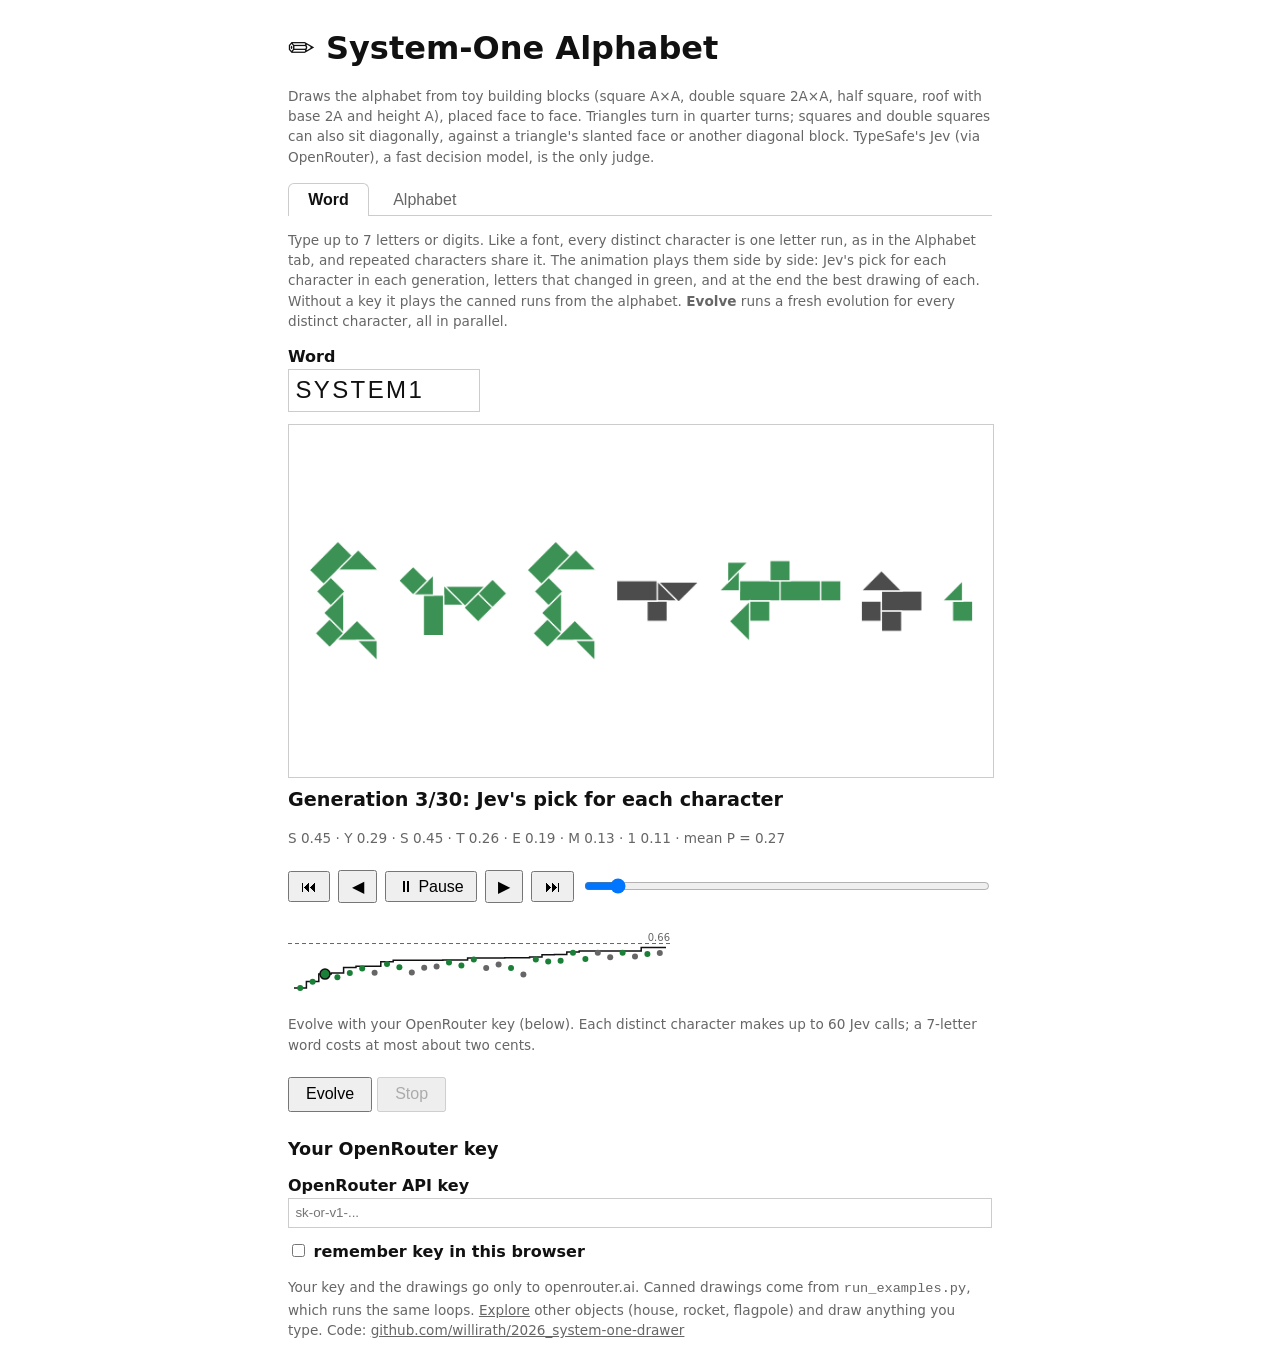
<file: public/index.html>
<!doctype html>
<html lang="en">
<head>
<meta charset="utf-8">
<meta name="viewport" content="width=device-width, initial-scale=1">
<title>System-One Alphabet</title>
<link rel="stylesheet" href="style.css">
</head>
<body>
<h1>✏️ System-One Alphabet</h1>
<p class="small">Draws the alphabet from toy building blocks (square A×A, double square 2A×A, half square, roof with
base 2A and height A), placed face to face. Triangles turn in quarter turns; squares and double squares can also
sit diagonally, against a triangle's slanted face or another diagonal block. TypeSafe's Jev (via OpenRouter), a
fast decision model, is the only judge.</p>

<nav id="tabs">
  <button data-tab="word" class="on">Word</button>
  <button data-tab="alphabet">Alphabet</button>
</nav>

<section id="tab-word">
<p class="small">Type up to 7 letters or digits. Like a font, every distinct character is one letter run, as in the
Alphabet tab, and repeated characters share it. The animation plays them side by side: Jev's pick for each character in each generation, letters that changed in
green, and at the end the best drawing of each. Without a key it plays the canned runs from the alphabet.
<b>Evolve</b> runs a fresh evolution for every distinct character, all in parallel.</p>
<label for="wordtext">Word</label>
<input id="wordtext" class="word" type="text" value="SYSTEM1" maxlength="7" autocomplete="off">
<canvas id="wordview" width="768" height="384"></canvas>
<p id="wordcaption"></p>
<p id="wordps" class="small"></p>
<div class="controls">
  <button id="wfirst" title="First generation">⏮</button>
  <button id="wprev" title="Previous generation">◀</button>
  <button id="wplay" title="Play">▶ Play</button>
  <button id="wnext" title="Next generation">▶</button>
  <button id="wlast" title="Final word">⏭</button>
  <input id="wslider" type="range" min="1" max="1" value="1">
</div>
<svg id="wchart" class="chart" viewBox="0 0 384 90" preserveAspectRatio="none" aria-label="P of each generation's pick"></svg>
<p class="small">Evolve with your OpenRouter key (below). Each distinct character makes up to 60 Jev calls; a
7-letter word costs at most about two cents.</p>
<button id="evolve">Evolve</button>
<button id="wstop" disabled>Stop</button>
<p id="wstatus" class="small"></p>
</section>

<section id="tab-alphabet" hidden>
<p class="small">Each letter evolves as 10 drawings at once. Each generation, Jev sees them side by side in a grid
and answers a <code>choice</code> question: "Which panel shows a capital letter X?" Its probabilities are the
fitness. For the pick, Jev also answers a <code>noul</code> question: "The image shows a capital letter X." That P
tracks progress. The pick and the best drawing so far (highest P) carry over unchanged. The others are children of
parents drawn by fitness: half by crossover (one parent's blocks on one side of a random cut, the other's on the
other side), half by mutation (1-3 blocks added, or one taken away). A drawing has at most 8 blocks. A run stops at
P &gt; 0.66 or after 30 generations and shows the best drawing.</p>

<canvas id="view" width="384" height="384"></canvas>
<p id="caption"></p>
<div id="controls" class="controls">
  <button id="first" title="First generation">⏮</button>
  <button id="prev" title="Previous generation">◀</button>
  <button id="play" title="Play">▶ Play</button>
  <button id="next" title="Next generation">▶</button>
  <button id="last" title="Final drawing">⏭</button>
  <input id="slider" type="range" min="1" max="1" value="1">
</div>
<canvas id="sheet" width="1000" height="400"></canvas>
<svg id="chart" viewBox="0 0 384 90" preserveAspectRatio="none" aria-label="P of each generation's pick"></svg>
<p id="note" class="small"></p>

<h2>The alphabet</h2>
<p class="small">The best of 3 runs per capital letter and digit. Click one to replay it.</p>
<div id="gallery"></div>

<h2>Draw a letter</h2>
<p class="small">Pick a letter or digit and draw it live with your OpenRouter key (below). A run makes up to 60 Jev
calls and costs well under one cent.</p>
<label for="letter">Letter</label>
<input id="letter" class="letter" type="text" value="A" maxlength="1" autocomplete="off">
<button id="go">Draw</button>
<button id="stop" disabled>Stop</button>
<p id="status" class="small"></p>
</section>


<h2>Your OpenRouter key</h2>
<label for="key">OpenRouter API key</label>
<input id="key" type="password" placeholder="sk-or-v1-..." autocomplete="off">
<label><input id="remember" type="checkbox"> remember key in this browser</label>

<p class="small">Your key and the drawings go only to openrouter.ai. Canned drawings come from
<code>run_examples.py</code>, which runs the same loops. <a href="explore/">Explore</a> other objects (house,
rocket, flagpole) and draw anything you type.
Code: <a href="https://github.com/willirath/2026_system-one-drawer">github.com/willirath/2026_system-one-drawer</a></p>

<script src="presets-alphabet.js"></script>
<script>
const DRAWER = {
  runs: PRESETS.alphabet,
  letters: true,
  object: () => {
    const c = document.getElementById("letter").value.trim().toUpperCase();
    return /^[A-Z]$/.test(c) ? `capital letter ${c}` : /^[0-9]$/.test(c) ? `digit ${c}` : null;
  },
  hint: "Enter a letter from A to Z or a digit.",
};
</script>
<script src="drawer.js"></script>
<script src="words.js"></script>
<script>
// Tabs: the word tab by default, #alphabet in the URL opens the alphabet tab.
function tab(name) {
  document.querySelectorAll("#tabs button").forEach((b) => b.classList.toggle("on", b.dataset.tab === name));
  document.querySelectorAll("section[id^=tab-]").forEach((s) => { s.hidden = s.id !== `tab-${name}`; });
  history.replaceState(null, "", name === "alphabet" ? "#alphabet" : location.pathname);
  if (name === "word") { stopPlay(); if (wrun && wcount() && !wtimer) { wpos = 0; wplay(); } }
  else wstopPlay();
}
document.querySelectorAll("#tabs button").forEach((b) => { b.onclick = () => tab(b.dataset.tab); });
tab(location.hash === "#alphabet" ? "alphabet" : "word");
</script>
</body>
</html>
</file>
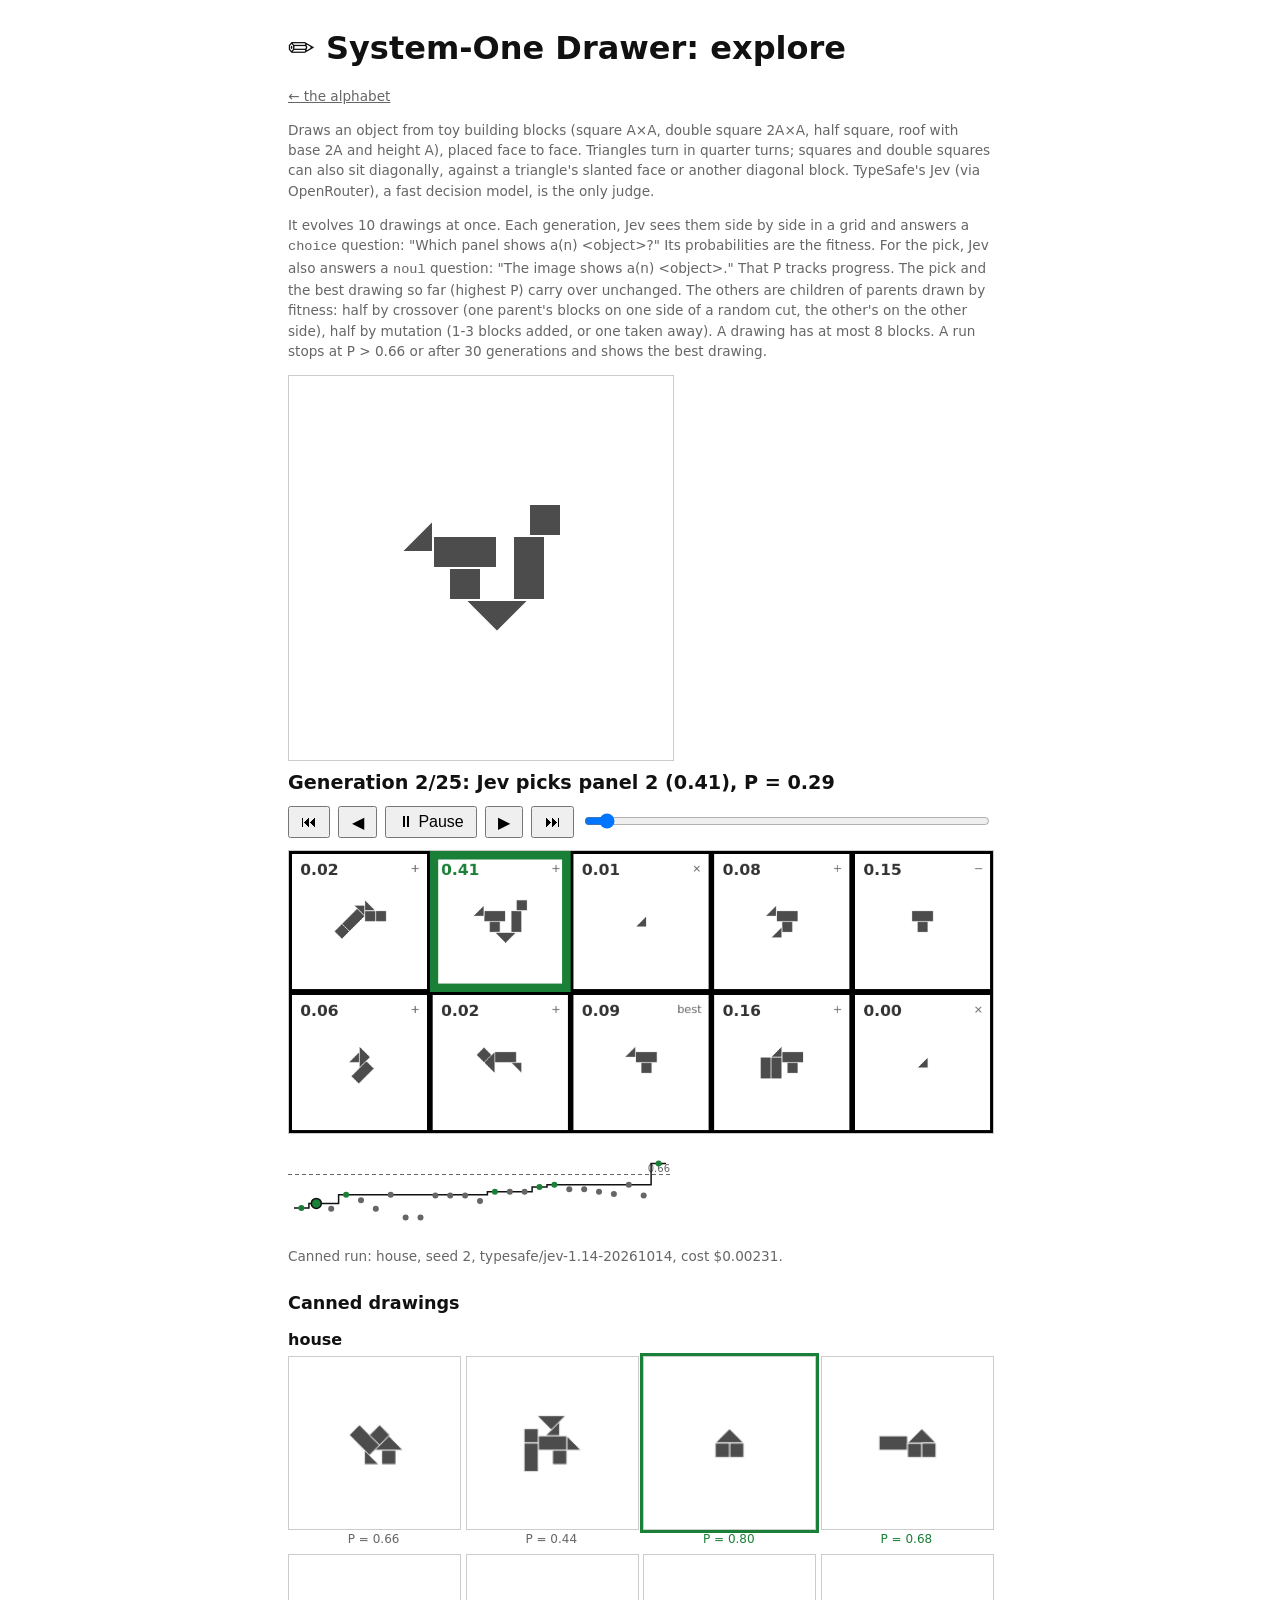
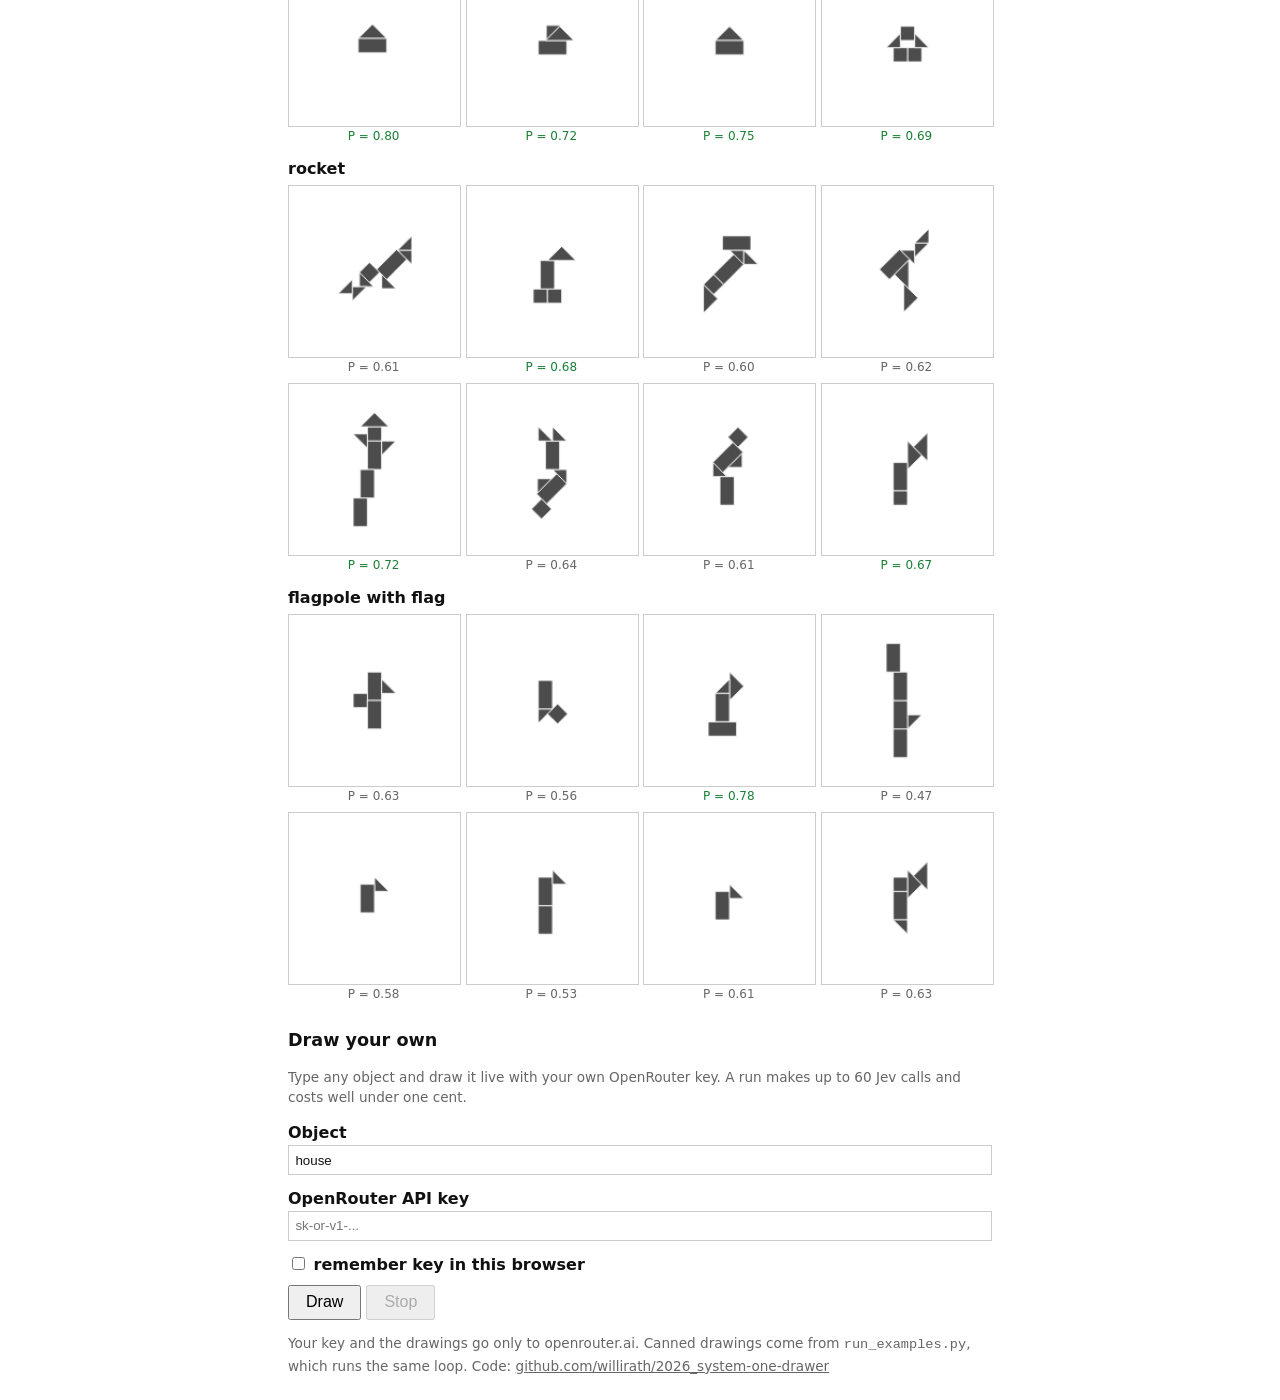
<file: public/explore/index.html>
<!doctype html>
<html lang="en">
<head>
<meta charset="utf-8">
<meta name="viewport" content="width=device-width, initial-scale=1">
<title>System-One Drawer: explore</title>
<link rel="stylesheet" href="../style.css">
</head>
<body>
<h1>✏️ System-One Drawer: explore</h1>
<p class="small"><a href="../">← the alphabet</a></p>
<p class="small">Draws an object from toy building blocks (square A×A, double square 2A×A, half square, roof with
base 2A and height A), placed face to face. Triangles turn in quarter turns; squares and double squares can also
sit diagonally, against a triangle's slanted face or another diagonal block. TypeSafe's Jev (via OpenRouter), a
fast decision model, is the only judge.</p>
<p class="small">It evolves 10 drawings at once. Each generation, Jev sees them side by side in a grid and answers a
<code>choice</code> question: "Which panel shows a(n) &lt;object&gt;?" Its probabilities are the fitness. For the
pick, Jev also answers a <code>noul</code> question: "The image shows a(n) &lt;object&gt;." That P tracks progress.
The pick and the best drawing so far (highest P) carry over unchanged. The others are children of parents drawn by
fitness: half by crossover (one parent's blocks on one side of a random cut, the other's on the other side), half
by mutation (1-3 blocks added, or one taken away). A drawing has at most 8 blocks. A run stops at P &gt; 0.66 or after 30 generations and shows
the best drawing.</p>

<canvas id="view" width="384" height="384"></canvas>
<p id="caption"></p>
<div id="controls" class="controls">
  <button id="first" title="First generation">⏮</button>
  <button id="prev" title="Previous generation">◀</button>
  <button id="play" title="Play">▶ Play</button>
  <button id="next" title="Next generation">▶</button>
  <button id="last" title="Final drawing">⏭</button>
  <input id="slider" type="range" min="1" max="1" value="1">
</div>
<canvas id="sheet" width="1000" height="400"></canvas>
<svg id="chart" viewBox="0 0 384 90" preserveAspectRatio="none" aria-label="P of each generation's pick"></svg>
<p id="note" class="small"></p>

<h2>Canned drawings</h2>
<div id="gallery"></div>

<h2>Draw your own</h2>
<p class="small">Type any object and draw it live with your own OpenRouter key. A run makes up to 60 Jev calls
and costs well under one cent.</p>
<label for="object">Object</label>
<input id="object" type="text" value="house" list="ideas">
<datalist id="ideas"><option value="house"><option value="rocket"><option value="flagpole with flag">
<option value="house and tree"><option value="man with hat"><option value="boat"><option value="tower"><option value="castle">
<option value="robot"><option value="elephant"></datalist>
<label for="key">OpenRouter API key</label>
<input id="key" type="password" placeholder="sk-or-v1-..." autocomplete="off">
<label><input id="remember" type="checkbox"> remember key in this browser</label>
<button id="go">Draw</button>
<button id="stop" disabled>Stop</button>
<p id="status" class="small"></p>

<p class="small">Your key and the drawings go only to openrouter.ai. Canned drawings come from
<code>run_examples.py</code>, which runs the same loop.
Code: <a href="https://github.com/willirath/2026_system-one-drawer">github.com/willirath/2026_system-one-drawer</a></p>

<script src="presets-objects.js"></script>
<script>
const DRAWER = {
  runs: PRESETS.genetic,
  letters: false,
  object: () => document.getElementById("object").value.trim() || null,
  hint: "Enter an object.",
};
</script>
<script src="../drawer.js"></script>
</body>
</html>
</file>
<file: public/style.css>
/* Shared by the alphabet page and explore/. */
:root { --bg: #fff; --fg: #111; --muted: #666; --yes: #1a7f37; --no: #c62828; --border: #ccc; --paper: #fff; }
@media (prefers-color-scheme: dark) {
  :root { --bg: #121212; --fg: #eee; --muted: #999; --yes: #4caf50; --no: #ef5350; --border: #444; }
}
body { background: var(--bg); color: var(--fg); font: 16px/1.5 system-ui, sans-serif;
       max-width: 44rem; margin: 0 auto; padding: 1rem; }
h1 { margin: 0.5rem 0; }
h2 { font-size: 1.1rem; margin: 1.5rem 0 0.5rem; }
p.small { color: var(--muted); font-size: 0.85rem; }
p.small a { color: inherit; }
label { display: block; margin-top: 0.75rem; font-weight: 600; }
input[type=password], input[type=text] { width: 100%; box-sizing: border-box; padding: 0.4rem;
       border: 1px solid var(--border); background: var(--bg); color: var(--fg); }
button { margin-top: 0.5rem; padding: 0.4rem 1rem; font-size: 1rem; cursor: pointer; }
canvas { background: var(--paper); border: 1px solid var(--border); display: block; }
input.letter { width: 4rem; text-align: center; font-size: 1.5rem; text-transform: uppercase; }
input.word { width: 12rem; font-size: 1.5rem; letter-spacing: 0.1em; text-transform: uppercase; }
#wordview { width: 100%; height: auto; aspect-ratio: 2 / 1; margin-top: 0.75rem; }
#wordcaption { font-size: 1.2rem; font-weight: 700; margin: 0.5rem 0 0; min-height: 1.8rem; }
#tabs { display: flex; gap: 0.25rem; border-bottom: 1px solid var(--border); margin: 1rem 0 0.75rem; }
#tabs button { margin: 0; border: 1px solid transparent; border-bottom: none; background: none; color: var(--muted);
               border-radius: 6px 6px 0 0; padding: 0.4rem 1.2rem; }
#tabs button.on { border-color: var(--border); background: var(--bg); color: var(--fg); font-weight: 700;
                  margin-bottom: -1px; }
section[hidden] { display: none; }
#view { width: 100%; max-width: 384px; height: auto; aspect-ratio: 1; }
.controls { display: flex; gap: 0.5rem; align-items: center; flex-wrap: wrap; }
.controls button { margin: 0.5rem 0 0; padding: 0.3rem 0.7rem; }
.controls input[type=range] { flex: 1; min-width: 8rem; margin-top: 0.5rem; }
#caption { font-size: 1.2rem; font-weight: 700; margin: 0.5rem 0 0; min-height: 1.8rem; }
.yes { color: var(--yes); } .no { color: var(--no); }
#chart, .chart { width: 100%; max-width: 384px; height: 90px; display: block; margin-top: 0.5rem; }
.gallery { display: grid; grid-template-columns: repeat(4, 1fr); gap: 0.4rem; }
.gallery figure { margin: 0; cursor: pointer; text-align: center; font-size: 0.75rem; color: var(--muted); }
.gallery canvas { width: 100%; height: auto; aspect-ratio: 1; }
.gallery figure.sel canvas { outline: 3px solid var(--yes); }
.row-label { font-weight: 600; margin: 0.75rem 0 0.25rem; }
#sheet { width: 100%; height: auto; aspect-ratio: 5 / 2; margin-top: 0.75rem; }
.gallery.letters { grid-template-columns: repeat(7, 1fr); }
</file>
